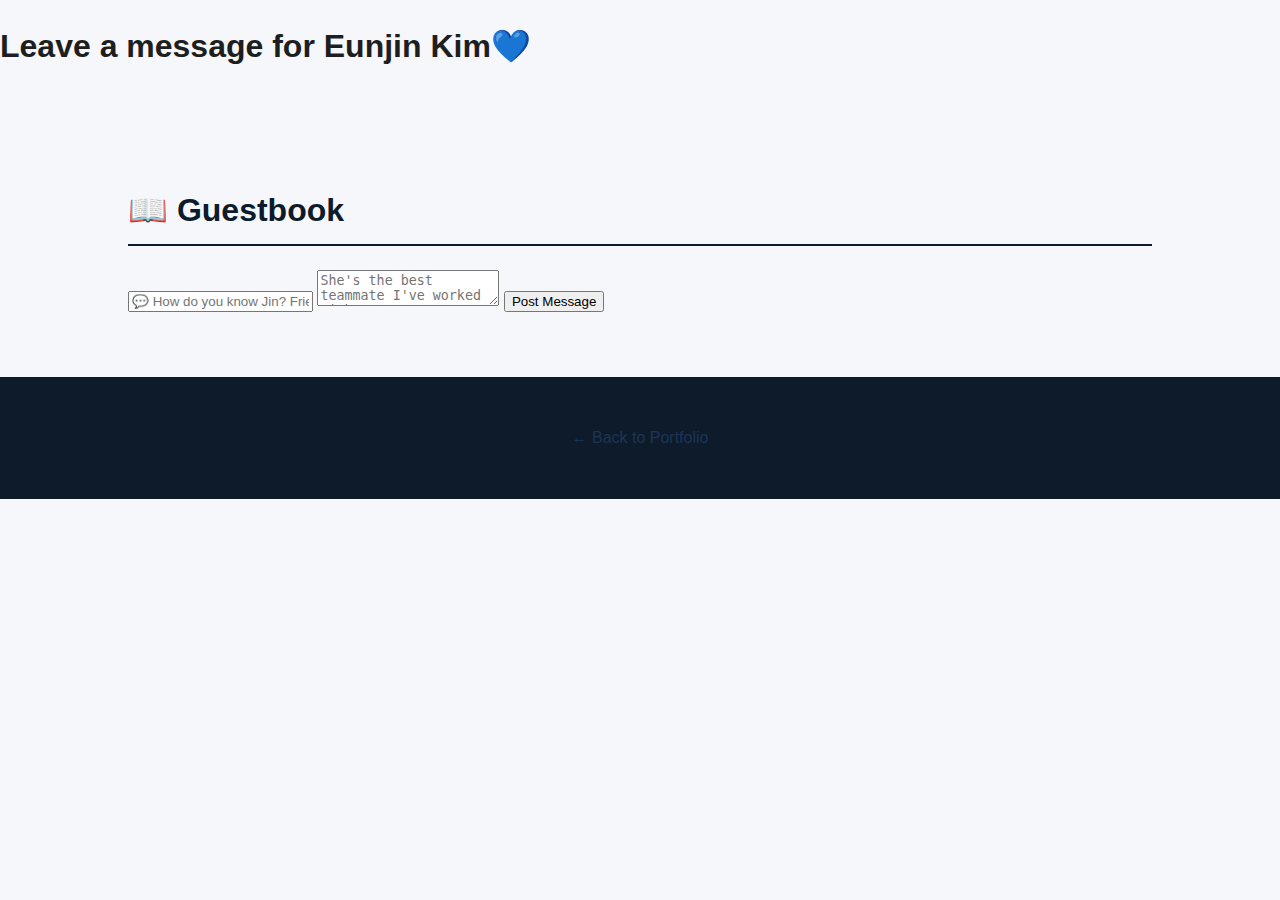
<file: guestbook.html>
<!DOCTYPE html>
<html lang="en">
  <head>
    <meta charset="UTF-8" />
    <meta name="viewport" content="width=device-width, initial-scale=1.0" />
    <title>Guestbook | Eunjin Kim</title>
    <link rel="stylesheet" href="style.css" />
  </head>
  <body>
    <header class="guestbook-hero fade-in">
      <h1>Leave a message for Eunjin Kim💙</h1>
    </header>

    <section id="guestbook" class="fade-in">
      <h2>📖 Guestbook</h2>
      <form id="guestForm">
        <input
          type="text"
          id="relation"
          placeholder="💬 How do you know Jin? Friends or Coworker?"
          required
        />
        <textarea
          id="comment"
          placeholder="She's the best teammate I've worked with!"
          required
        ></textarea>
        <button type="submit">Post Message</button>
      </form>

      <div id="postit-board" class="postit-board"></div>
    </section>

    <footer class="footer fade-in">
      <p><a href="index.html">← Back to Portfolio</a></p>
      <script type="module" src="script.js"></script>
    </footer>
  </body>
</html>
</file>
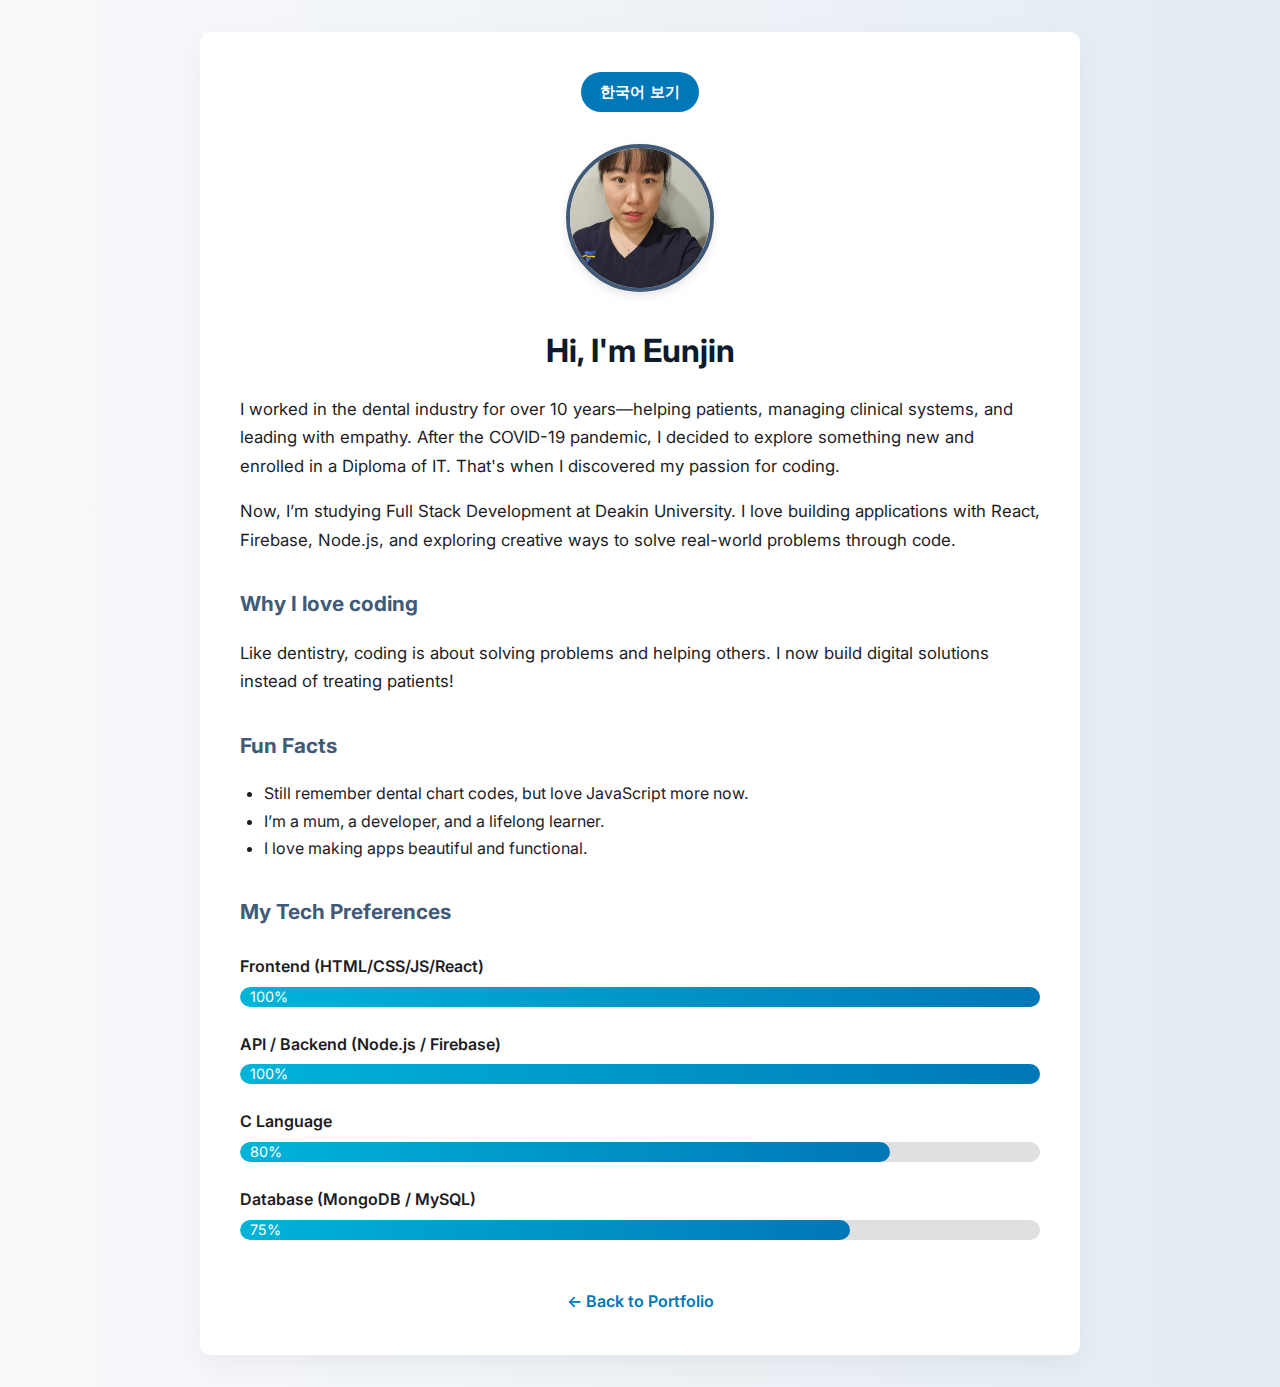
<file: readme.html>
<!DOCTYPE html>
<html lang="en">
  <head>
    <meta charset="UTF-8" />
    <meta name="viewport" content="width=device-width, initial-scale=1.0" />
    <title>README | Eunjin Kim</title>
    <link
      href="https://fonts.googleapis.com/css2?family=Inter:wght@400;600;700&display=swap"
      rel="stylesheet"
    />
    <style>
      body {
        margin: 0;
        font-family: "Inter", sans-serif;
        background: linear-gradient(to right, #f9f9fb, #e3ecf3);
        color: #1d1d1f;
        padding: 2rem 1rem;
        line-height: 1.7;
      }
      .container {
        max-width: 800px;
        margin: auto;
        background: white;
        padding: 2.5rem;
        border-radius: 10px;
        box-shadow: 0 10px 30px rgba(0, 0, 0, 0.05);
      }
      .profile-img {
        display: block;
        margin: 0 auto 2rem;
        width: 140px;
        height: 140px;
        border-radius: 50%;
        object-fit: cover;
        border: 4px solid #415a77;
        box-shadow: 0 4px 10px rgba(0, 0, 0, 0.1);
      }
      h1 {
        text-align: center;
        color: #0d1b2a;
        font-size: 2rem;
        margin-bottom: 0.5rem;
      }
      h2 {
        margin-top: 2rem;
        color: #415a77;
        font-size: 1.3rem;
      }
      p {
        margin-top: 1rem;
        font-size: 1.05rem;
      }
      ul {
        padding-left: 1.5rem;
      }
      .back-link {
        display: block;
        margin-top: 3rem;
        text-align: center;
        color: #0077b6;
        font-weight: 600;
        text-decoration: none;
      }
      .back-link:hover {
        text-decoration: underline;
      }
      .lang-btn {
        display: block;
        margin: 0 auto 2rem;
        background-color: #0077b6;
        color: white;
        padding: 0.6rem 1.2rem;
        border: none;
        border-radius: 999px;
        font-weight: bold;
        font-size: 0.95rem;
        cursor: pointer;
        transition: background-color 0.3s ease;
      }
      .lang-btn:hover {
        background-color: #023e8a;
      }
      .skill-bar {
        margin-top: 1.5rem;
      }
      .skill-bar span {
        font-weight: 600;
        display: block;
        margin-bottom: 0.4rem;
      }
      .bar {
        background-color: #e0e0e0;
        border-radius: 999px;
        overflow: hidden;
        height: 20px;
      }
      .fill {
        height: 100%;
        background: linear-gradient(to right, #00b4d8, #0077b6);
        color: white;
        font-size: 0.9rem;
        line-height: 20px;
        padding-left: 10px;
        border-radius: 999px;
        animation: fillGrow 1.5s ease-out forwards;
      }
      @keyframes fillGrow {
        from {
          width: 0%;
        }
        to {
        }
      }
    </style>
  </head>
  <body>
    <div class="container">
      <button id="lang-toggle" class="lang-btn">한국어 보기</button>

      <!-- English Section -->
      <div id="english-section">
        <img src="assets/profile.jpg" alt="Eunjin Kim" class="profile-img" />
        <h1>Hi, I'm Eunjin</h1>
        <p>
          I worked in the dental industry for over 10 years—helping patients,
          managing clinical systems, and leading with empathy. After the
          COVID-19 pandemic, I decided to explore something new and enrolled in
          a Diploma of IT. That's when I discovered my passion for coding.
        </p>
        <p>
          Now, I’m studying Full Stack Development at Deakin University. I love
          building applications with React, Firebase, Node.js, and exploring
          creative ways to solve real-world problems through code.
        </p>

        <h2>Why I love coding</h2>
        <p>
          Like dentistry, coding is about solving problems and helping others. I
          now build digital solutions instead of treating patients!
        </p>

        <h2>Fun Facts</h2>
        <ul>
          <li>
            Still remember dental chart codes, but love JavaScript more now.
          </li>
          <li>I’m a mum, a developer, and a lifelong learner.</li>
          <li>I love making apps beautiful and functional.</li>
        </ul>

        <h2>My Tech Preferences</h2>
        <div class="skill-bar">
          <span>Frontend (HTML/CSS/JS/React)</span>
          <div class="bar">
            <div class="fill" style="width: 100%">100%</div>
          </div>
        </div>
        <div class="skill-bar">
          <span>API / Backend (Node.js / Firebase)</span>
          <div class="bar">
            <div class="fill" style="width: 100%">100%</div>
          </div>
        </div>
        <div class="skill-bar">
          <span>C Language</span>
          <div class="bar"><div class="fill" style="width: 80%">80%</div></div>
        </div>
        <div class="skill-bar">
          <span>Database (MongoDB / MySQL)</span>
          <div class="bar"><div class="fill" style="width: 75%">75%</div></div>
        </div>
      </div>

      <!-- Korean Section -->
      <div id="korean-section" style="display: none">
        <img src="assets/profile.jpg" alt="Eunjin Kim" class="profile-img" />
        <h1>안녕하세요, 김은진입니다</h1>
        <p>
          10년 넘게 치과 분야에서 근무하며 환자 관리와 진료 보조, 데이터 입력
          등의 업무를 해왔습니다. 코로나 이후 새로운 분야에 도전하고 싶어 IT
          디플로마 과정을 수강했고, 그 과정에서 코딩의 매력을 알게 되었습니다.
        </p>
        <p>
          지금은 디킨대학교에서 컴퓨터공학 학사 과정을 밟고 있으며, React,
          Firebase, Node.js 등을 활용해 웹 애플리케이션을 개발하고 있습니다.
        </p>

        <h2>제가 코딩을 좋아하는 이유</h2>
        <p>
          치과 진료처럼, 코딩도 문제를 해결하고 사람들에게 도움이 되는 점이
          매력적입니다. 이제는 환자를 직접 돕는 대신 디지털로 문제를 해결하고
          있습니다.
        </p>

        <h2>조금 더 저에 대해</h2>
        <ul>
          <li>아직도 치과 코드 기억나요 근데 JavaScript가 더 좋아요!</li>
          <li>엄마이자 개발자, 그리고 평생 배우는 사람입니다.</li>
          <li>디자인과 기능을 모두 살리는 개발을 좋아합니다.</li>
        </ul>

        <h2>기술 스택 선호도</h2>
        <div class="skill-bar">
          <span>프론트엔드 (HTML/CSS/JS/React)</span>
          <div class="bar">
            <div class="fill" style="width: 100%">100%</div>
          </div>
        </div>
        <div class="skill-bar">
          <span>백엔드 / API (Node.js / Firebase)</span>
          <div class="bar">
            <div class="fill" style="width: 100%">100%</div>
          </div>
        </div>
        <div class="skill-bar">
          <span>C 언어</span>
          <div class="bar"><div class="fill" style="width: 80%">80%</div></div>
        </div>
        <div class="skill-bar">
          <span>데이터베이스 (MongoDB / MySQL)</span>
          <div class="bar"><div class="fill" style="width: 75%">75%</div></div>
        </div>
      </div>

      <a href="index.html" class="back-link">← Back to Portfolio</a>
    </div>

    <script>
      const btn = document.getElementById("lang-toggle");
      const en = document.getElementById("english-section");
      const ko = document.getElementById("korean-section");

      btn.addEventListener("click", () => {
        if (en.style.display !== "none") {
          en.style.display = "none";
          ko.style.display = "block";
          btn.innerText = " English";
        } else {
          en.style.display = "block";
          ko.style.display = "none";
          btn.innerText = " 한국어 보기";
        }
      });
    </script>
  </body>
</html>
</file>
<file: style.css>
body {
  margin: 0;
  font-family: "Inter", sans-serif;
  background-color: #f5f7fa;
  color: #1e1e1e;
  line-height: 1.6;
}

.hero {
  background: linear-gradient(135deg, #0f2027, #203a43, #2c5364);
  color: white;
  text-align: center;
  padding: 5rem 1rem 4rem;
}

.profile-img-large {
  width: 140px;
  height: 140px;
  border-radius: 50%;
  object-fit: cover;
  margin-bottom: 1.5rem;
  border: 4px solid white;
}

.hero h1 {
  font-size: 2.8rem;
  margin: 0.2rem 0;
}

.hero p {
  font-size: 1.2rem;
  font-weight: 300;
  margin-bottom: 2rem;
}

.hero-btn {
  background-color: #ffffff;
  color: #0f2027;
  padding: 0.8rem 1.5rem;
  border-radius: 999px;
  font-weight: 600;
  text-decoration: none;
  transition: background-color 0.3s ease;
}
.hero-btn:hover {
  background-color: #c3cfe2;
}

section {
  padding: 4rem 10%;
}

h2 {
  font-size: 2rem;
  color: #0d1b2a;
  border-bottom: 2px solid #0d1b2a;
  padding-bottom: 0.5rem;
  margin-bottom: 1.5rem;
}

.skills ul,
.projects ul {
  list-style: none;
  padding: 0;
}

.skills li,
.projects li {
  background: white;
  margin: 0.75rem 0;
  padding: 1rem;
  border-left: 4px solid #415a77;
  box-shadow: 0 2px 5px rgba(0, 0, 0, 0.05);
}
.projects h2 {
  color: #ffffff;
  font-size: 2rem;
  font-weight: 700;
  text-align: center;
  margin-bottom: 2rem;
  font-family: "Inter", sans-serif;
}

.footer {
  text-align: center;
  padding: 2rem;
  background-color: #0d1b2a;
  color: white;
}

.qr-img {
  margin-top: 1rem;
  width: 100px;
}

a {
  color: #1d3557;
  text-decoration: none;
}

a:hover {
  text-decoration: underline;
}

.fade-in {
  opacity: 0;
  transform: translateY(20px);
  transition: all 0.6s ease-out;
}

.fade-in.appear {
  opacity: 1;
  transform: translateY(0);
}
.readme-btn {
  margin-top: 1rem;
  background-color: #415a77;
  color: white;
  padding: 0.6rem 1.2rem;
  border: none;
  border-radius: 5px;
  font-weight: 600;
  cursor: pointer;
  transition: background-color 0.3s ease;
}

.readme-btn:hover {
  background-color: #2b3d56;
}

#readme-content {
  margin-top: 1rem;
  padding: 1rem;
  background-color: #f5f7fa;
  border-left: 4px solid #415a77;
  border-radius: 5px;
  color: #333;
  display: none;
}

.readme-show {
  display: block;
}
.about-section {
  background: #f4f7fb;
  padding: 4rem 1rem;
}

.about-card {
  max-width: 600px;
  margin: auto;
  background: #ffffff;
  padding: 2.5rem;
  border-radius: 10px;
  box-shadow: 0 12px 30px rgba(0, 0, 0, 0.08);
  text-align: center;
}

.about-card h2 {
  font-size: 2rem;
  margin-bottom: 0.5rem;
  color: #0d1b2a;
}

.about-role {
  font-weight: 600;
  font-size: 1.1rem;
  color: #1d3557;
  margin-bottom: 1.5rem;
}

.contact-list {
  list-style: none;
  padding: 0;
  margin-bottom: 2rem;
}

.contact-list li {
  margin: 0.6rem 0;
  font-size: 1.05rem;
  color: #333;
}

.contact-list a {
  color: #0077b6;
  font-weight: 500;
  text-decoration: none;
}

.contact-list a:hover {
  text-decoration: underline;
}

.readme-btn {
  background-color: #415a77;
  color: white;
  padding: 0.9rem 2rem;
  border-radius: 999px;
  font-weight: bold;
  font-size: 1rem;
  box-shadow: 0 4px 14px rgba(65, 90, 119, 0.25);
  transition: all 0.3s ease;
  display: inline-block;
  text-decoration: none;
}

.readme-btn:hover {
  background-color: #2b3d56;
  transform: translateY(-2px);
}
.skills {
  padding: 4rem 10%;
  background: #f4f7fb;
  text-align: center;
}

.skills h2 {
  font-size: 2rem;
  margin-bottom: 2rem;
  color: #0d1b2a;
}

.skills-grid {
  display: grid;
  grid-template-columns: repeat(auto-fit, minmax(260px, 1fr));
  gap: 1.5rem;
}

.skill-card {
  background: white;
  padding: 1.5rem;
  border-left: 6px solid #415a77;
  border-radius: 10px;
  box-shadow: 0 4px 12px rgba(0, 0, 0, 0.05);
  transition: transform 0.3s ease, box-shadow 0.3s ease;
  opacity: 0;
  transform: translateY(30px);
  animation: fadeInUp 0.6s ease forwards;
}

.skill-card:nth-child(1) {
  animation-delay: 0.1s;
}
.skill-card:nth-child(2) {
  animation-delay: 0.2s;
}
.skill-card:nth-child(3) {
  animation-delay: 0.3s;
}
.skill-card:nth-child(4) {
  animation-delay: 0.4s;
}

.skill-card:hover {
  transform: translateY(-5px);
  box-shadow: 0 8px 20px rgba(65, 90, 119, 0.2);
}

.skill-card h3 {
  color: #1d3557;
  font-size: 1.2rem;
  margin-bottom: 0.5rem;
}

@keyframes fadeInUp {
  to {
    opacity: 1;
    transform: translateY(0);
  }
}
.edu-section,
.exp-section {
  padding: 4rem 10%;
  background: #f9f9fb;
}

.edu-list,
.exp-list {
  display: flex;
  flex-direction: column;
  gap: 1.5rem;
  margin-top: 1rem;
}

.edu-item h3,
.exp-item h3 {
  margin: 0;
  font-size: 1.2rem;
  color: #1d3557;
}

.edu-sub {
  font-size: 0.95rem;
  color: #555;
}

.exp-item p {
  margin: 0.5rem 0 0;
  color: #333;
  font-size: 1rem;
}

.exp-message {
  margin-top: 2rem;
  font-size: 1.1rem;
  font-weight: 500;
  color: #415a77;
  background-color: #e7f0fa;
  padding: 1.2rem;
  border-left: 5px solid #0077b6;
  border-radius: 8px;
}
#particles-js {
  position: fixed;
  top: 0;
  left: 0;
  width: 100%;
  height: 100vh;
  z-index: 0;
  background: #0f2027;
}

.hero {
  position: relative;
  z-index: 1;
  height: 100vh;
  color: white;
  display: flex;
  flex-direction: column;
  justify-content: center;
  align-items: center;
  text-align: center;
  padding: 2rem;
  background: transparent;
}

.hero h1 {
  font-size: 3rem;
  font-weight: bold;
}

.hero p {
  font-size: 1.2rem;
  margin: 1rem 0;
}

.hero-btn {
  margin-top: 1.5rem;
  background-color: #ffffff22;
  color: white;
  padding: 0.8rem 1.6rem;
  border-radius: 999px;
  font-weight: 600;
  text-decoration: none;
  transition: background-color 0.3s ease;
  border: 1px solid #ffffff44;
}

.hero-btn:hover {
  background-color: #ffffff44;
}
.project-gallery {
  display: flex;
  flex-wrap: wrap;
  gap: 2rem;
  justify-content: center;
}

.project-card {
  background: #fff;
  width: 300px;
  padding: 1rem;
  border-radius: 12px;
  box-shadow: 0 6px 20px rgba(0, 0, 0, 0.08);
  text-align: center;
  transition: transform 0.3s;
}

.project-card img {
  width: 100%;
  height: 180px;
  object-fit: cover;
  border-radius: 10px;
}

.project-card h3 {
  margin: 0.5rem 0;
  font-size: 1.2rem;
  color: #1d3557;
}

.project-card p {
  font-size: 0.95rem;
  color: #555;
}

.project-link {
  display: inline-block;
  margin-top: 0.8rem;
  padding: 0.6rem 1.2rem;
  background-color: #0077b6;
  color: #fff;
  text-decoration: none;
  border-radius: 5px;
  transition: background 0.3s;
}

.project-link:hover {
  background-color: #023e8a;
}
.project-grid {
  display: grid;
  grid-template-columns: repeat(auto-fit, minmax(280px, 1fr));
  gap: 2rem;
  margin-top: 2rem;
}

.project-card {
  background-color: #fff;
  border-radius: 1rem;
  padding: 1.5rem;
  box-shadow: 0 4px 10px rgba(0, 0, 0, 0.08);
  text-align: center;
  font-family: "Inter", "Segoe UI", sans-serif;
}

.project-card img {
  width: 100%;
  max-height: 160px;
  object-fit: cover;
  border-radius: 0.5rem;
}

.project-card h3 {
  margin-top: 1rem;
  font-size: 1.25rem;
  color: #0d1a26;
}

.project-card p {
  font-size: 0.95rem;
  color: #444;
  margin-top: 0.5rem;
}

.project-link {
  display: inline-block;
  margin-top: 1rem;
  padding: 0.5rem 1rem;
  background-color: #007acc;
  color: #fff;
  border-radius: 8px;
  text-decoration: none;
  font-weight: 600;
  transition: background-color 0.2s;
}

.project-link:hover {
  background-color: #005fa3;
}

.project-list {
  margin-top: 2rem;
  padding-left: 1.2rem;
  font-family: "Inter", "Segoe UI", sans-serif;
  font-size: 0.95rem;
  color: #333;
}
.project-grid {
  display: grid;
  grid-template-columns: repeat(auto-fit, minmax(280px, 1fr));
  gap: 2rem;
  margin-top: 2rem;
}

.project-card {
  background-color: #fff;
  border-radius: 1rem;
  padding: 1.5rem;
  box-shadow: 0 4px 10px rgba(0, 0, 0, 0.08);
  text-align: center;
  font-family: "Inter", "Segoe UI", sans-serif;
}

.project-card img {
  width: 100%;
  height: 160px;
  object-fit: cover;
  border-radius: 0.5rem;
}

.project-intro {
  margin-top: 3rem;
  font-size: 1.1rem;
  font-family: "Inter", sans-serif;
  color: #ddd;
  text-align: center;
}

.project-link {
  display: inline-block;
  margin-top: 1rem;
  padding: 0.5rem 1rem;
  background-color: #007acc;
  color: #fff;
  border-radius: 8px;
  text-decoration: none;
  font-weight: 600;
  transition: background-color 0.2s;
}

.project-link:hover {
  background-color: #005fa3;
}
</file>
